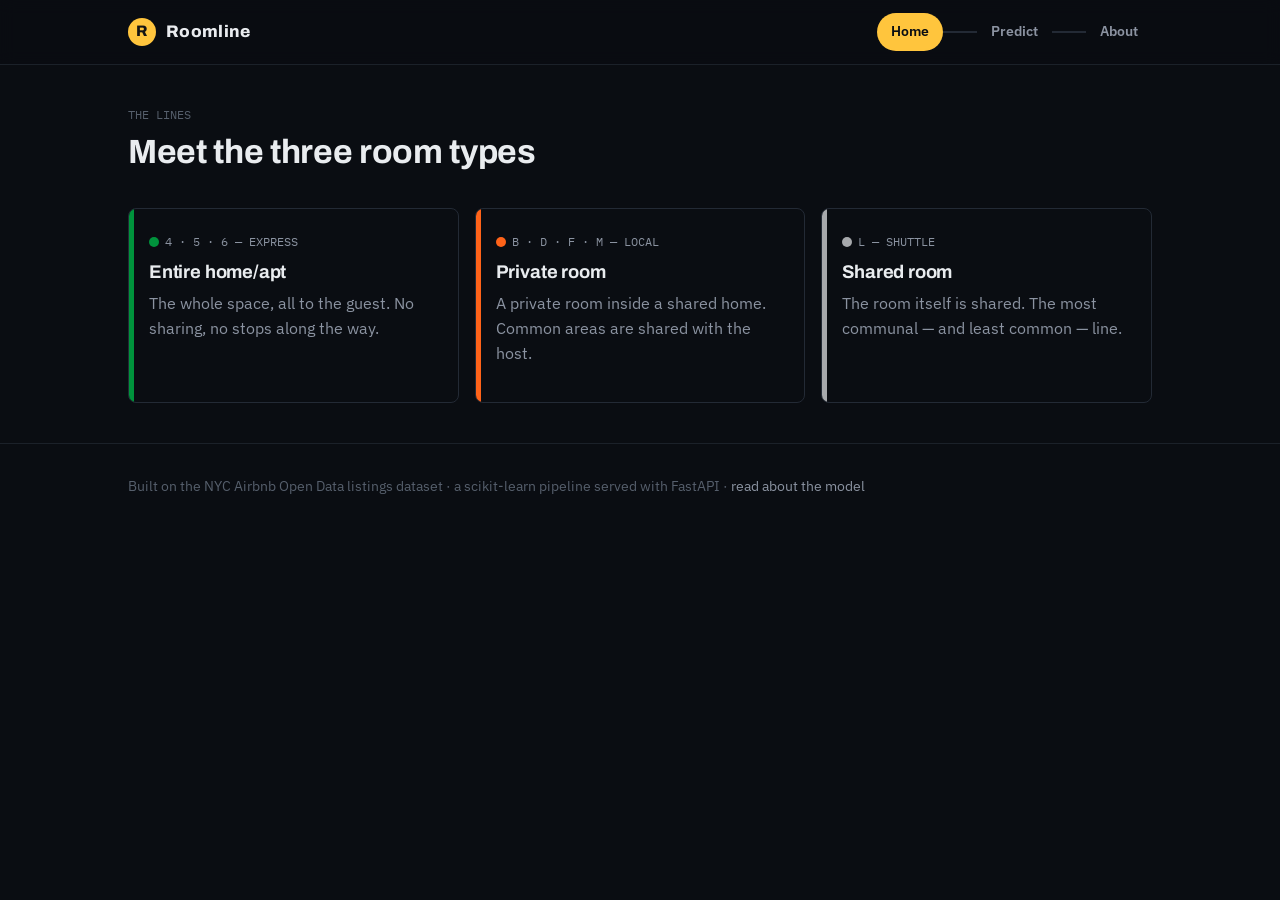
<file: index.html>
<!DOCTYPE html>
<html lang="en">
<head>
<meta charset="UTF-8">
<meta name="viewport" content="width=device-width, initial-scale=1">
<title>Roomline — NYC Airbnb Room-Type Predictor</title>
<link rel="stylesheet" href="style.css">
</head>
<body>

<header class="topbar">
  <div class="wrap">
    <div class="brand"><span class="bullet">R</span> Roomline</div>
    <ul class="route">
      <li><a href="index.html" class="active">Home</a></li>
      <li><span class="seg"></span></li>
      <li><a href="predict.html">Predict</a></li>
      <li><span class="seg"></span></li>
      <li><a href="about.html">About</a></li>
    </ul>
  </div>
</header>

<section class="tight">
  <div class="wrap">
    <div class="section-head">
      <div style="font-family:var(--font-mono); font-size:.78rem; color:var(--text-faint); margin-bottom:10px;">THE LINES</div>
      <h2>Meet the three room types</h2>
    </div>
    <div class="lines">
      <div class="line-chip entire">
        <div class="tag"><span class="dot entire"></span> 4 · 5 · 6 — EXPRESS</div>
        <h3>Entire home/apt</h3>
        <p>The whole space, all to the guest. No sharing, no stops along the way.</p>
      </div>
      <div class="line-chip private">
        <div class="tag"><span class="dot private"></span> B · D · F · M — LOCAL</div>
        <h3>Private room</h3>
        <p>A private room inside a shared home. Common areas are shared with the host.</p>
      </div>
      <div class="line-chip shared">
        <div class="tag"><span class="dot shared"></span> L — SHUTTLE</div>
        <h3>Shared room</h3>
        <p>The room itself is shared. The most communal — and least common — line.</p>
      </div>
    </div>
  </div>
</section>

<footer>
  <div class="wrap">
    Built on the NYC Airbnb Open Data listings dataset · a scikit-learn pipeline served with FastAPI ·
    <a href="about.html">read about the model</a>
  </div>
</footer>

</body>
</html>
</file>
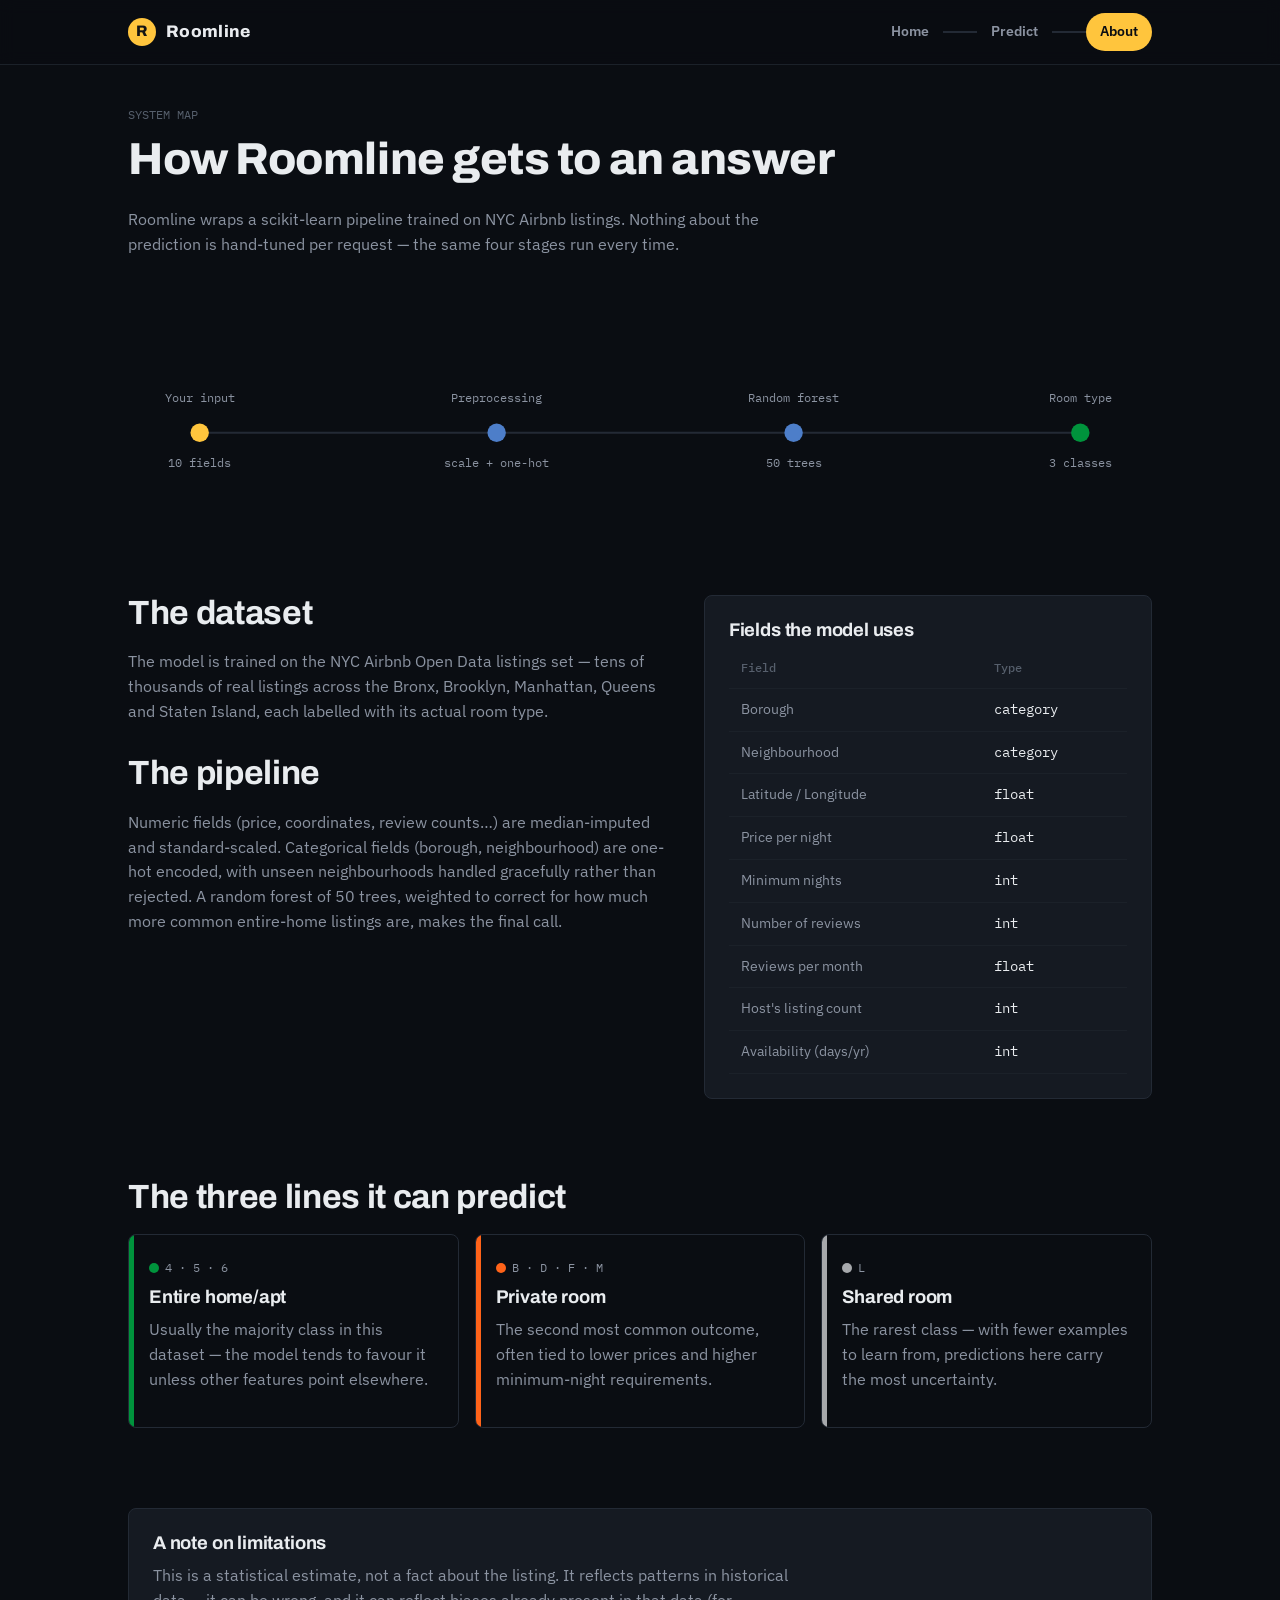
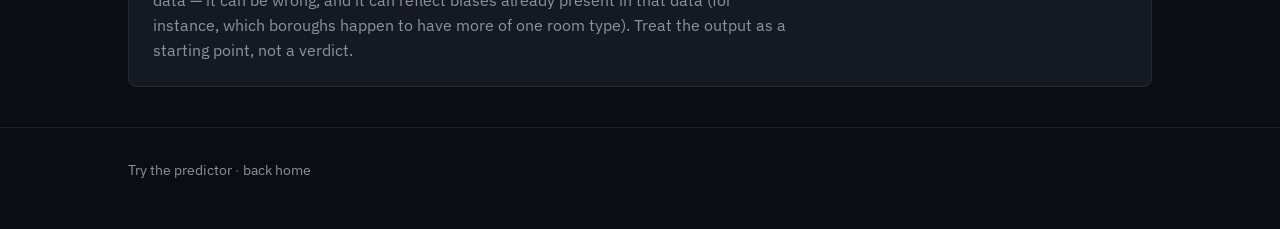
<file: about.html>
<!DOCTYPE html>
<html lang="en">
<head>
<meta charset="UTF-8">
<meta name="viewport" content="width=device-width, initial-scale=1">
<title>About — Roomline</title>
<link rel="stylesheet" href="style.css">
</head>
<body>

<header class="topbar">
  <div class="wrap">
    <div class="brand"><span class="bullet">R</span> Roomline</div>
    <ul class="route">
      <li><a href="index.html">Home</a></li>
      <li><span class="seg"></span></li>
      <li><a href="predict.html">Predict</a></li>
      <li><span class="seg"></span></li>
      <li><a href="about.html" class="active">About</a></li>
    </ul>
  </div>
</header>

<section class="tight">
  <div class="wrap">
    <div class="eyebrow" style="font-family:var(--font-mono); font-size:.78rem; color:var(--text-faint); margin-bottom:10px;">SYSTEM MAP</div>
    <h1 style="font-size:clamp(2rem,4vw,2.8rem);">How Roomline gets to an answer</h1>
    <p>Roomline wraps a scikit-learn pipeline trained on NYC Airbnb listings. Nothing about the prediction is hand-tuned per request — the same four stages run every time.</p>
  </div>
</section>

<section class="tight">
  <div class="wrap">
    <svg class="diagram" viewBox="0 0 1000 140" role="img" aria-label="Pipeline diagram: input, numeric scaling and category encoding, random forest, prediction">
      <line x1="70" y1="70" x2="930" y2="70" stroke="#232A35" stroke-width="2"/>
      <g font-family="IBM Plex Mono" font-size="12" fill="#8B93A1" text-anchor="middle">
        <circle cx="70" cy="70" r="9" fill="#FFC53D"/>
        <text x="70" y="104">10 fields</text>
        <text x="70" y="40">Your input</text>

        <circle cx="360" cy="70" r="9" fill="#4D7EC9"/>
        <text x="360" y="104">scale + one-hot</text>
        <text x="360" y="40">Preprocessing</text>

        <circle cx="650" cy="70" r="9" fill="#4D7EC9"/>
        <text x="650" y="104">50 trees</text>
        <text x="650" y="40">Random forest</text>

        <circle cx="930" cy="70" r="9" fill="#00933C"/>
        <text x="930" y="104">3 classes</text>
        <text x="930" y="40">Room type</text>
      </g>
    </svg>
  </div>
</section>

<section class="tight">
  <div class="wrap grid-2">
    <div>
      <h2>The dataset</h2>
      <p>The model is trained on the NYC Airbnb Open Data listings set — tens of thousands of real listings across the Bronx, Brooklyn, Manhattan, Queens and Staten Island, each labelled with its actual room type.</p>
      <h2 style="margin-top:32px;">The pipeline</h2>
      <p>Numeric fields (price, coordinates, review counts…) are median-imputed and standard-scaled. Categorical fields (borough, neighbourhood) are one-hot encoded, with unseen neighbourhoods handled gracefully rather than rejected. A random forest of 50 trees, weighted to correct for how much more common entire-home listings are, makes the final call.</p>
    </div>
    <div class="card">
      <h3 style="margin-top:0;">Fields the model uses</h3>
      <table>
        <thead><tr><th>Field</th><th>Type</th></tr></thead>
        <tbody>
          <tr><td>Borough</td><td class="mono">category</td></tr>
          <tr><td>Neighbourhood</td><td class="mono">category</td></tr>
          <tr><td>Latitude / Longitude</td><td class="mono">float</td></tr>
          <tr><td>Price per night</td><td class="mono">float</td></tr>
          <tr><td>Minimum nights</td><td class="mono">int</td></tr>
          <tr><td>Number of reviews</td><td class="mono">int</td></tr>
          <tr><td>Reviews per month</td><td class="mono">float</td></tr>
          <tr><td>Host's listing count</td><td class="mono">int</td></tr>
          <tr><td>Availability (days/yr)</td><td class="mono">int</td></tr>
        </tbody>
      </table>
    </div>
  </div>
</section>

<section class="tight">
  <div class="wrap">
    <h2>The three lines it can predict</h2>
    <div class="lines">
      <div class="line-chip entire">
        <div class="tag"><span class="dot entire"></span> 4 · 5 · 6</div>
        <h3>Entire home/apt</h3>
        <p>Usually the majority class in this dataset — the model tends to favour it unless other features point elsewhere.</p>
      </div>
      <div class="line-chip private">
        <div class="tag"><span class="dot private"></span> B · D · F · M</div>
        <h3>Private room</h3>
        <p>The second most common outcome, often tied to lower prices and higher minimum-night requirements.</p>
      </div>
      <div class="line-chip shared">
        <div class="tag"><span class="dot shared"></span> L</div>
        <h3>Shared room</h3>
        <p>The rarest class — with fewer examples to learn from, predictions here carry the most uncertainty.</p>
      </div>
    </div>
  </div>
</section>

<section class="tight">
  <div class="wrap">
    <div class="card">
      <h3 style="margin-top:0;">A note on limitations</h3>
      <p style="margin-bottom:0;">This is a statistical estimate, not a fact about the listing. It reflects patterns in historical data — it can be wrong, and it can reflect biases already present in that data (for instance, which boroughs happen to have more of one room type). Treat the output as a starting point, not a verdict.</p>
    </div>
  </div>
</section>

<footer>
  <div class="wrap">
    <a href="predict.html">Try the predictor</a> · <a href="index.html">back home</a>
  </div>
</footer>

</body>
</html>
</file>
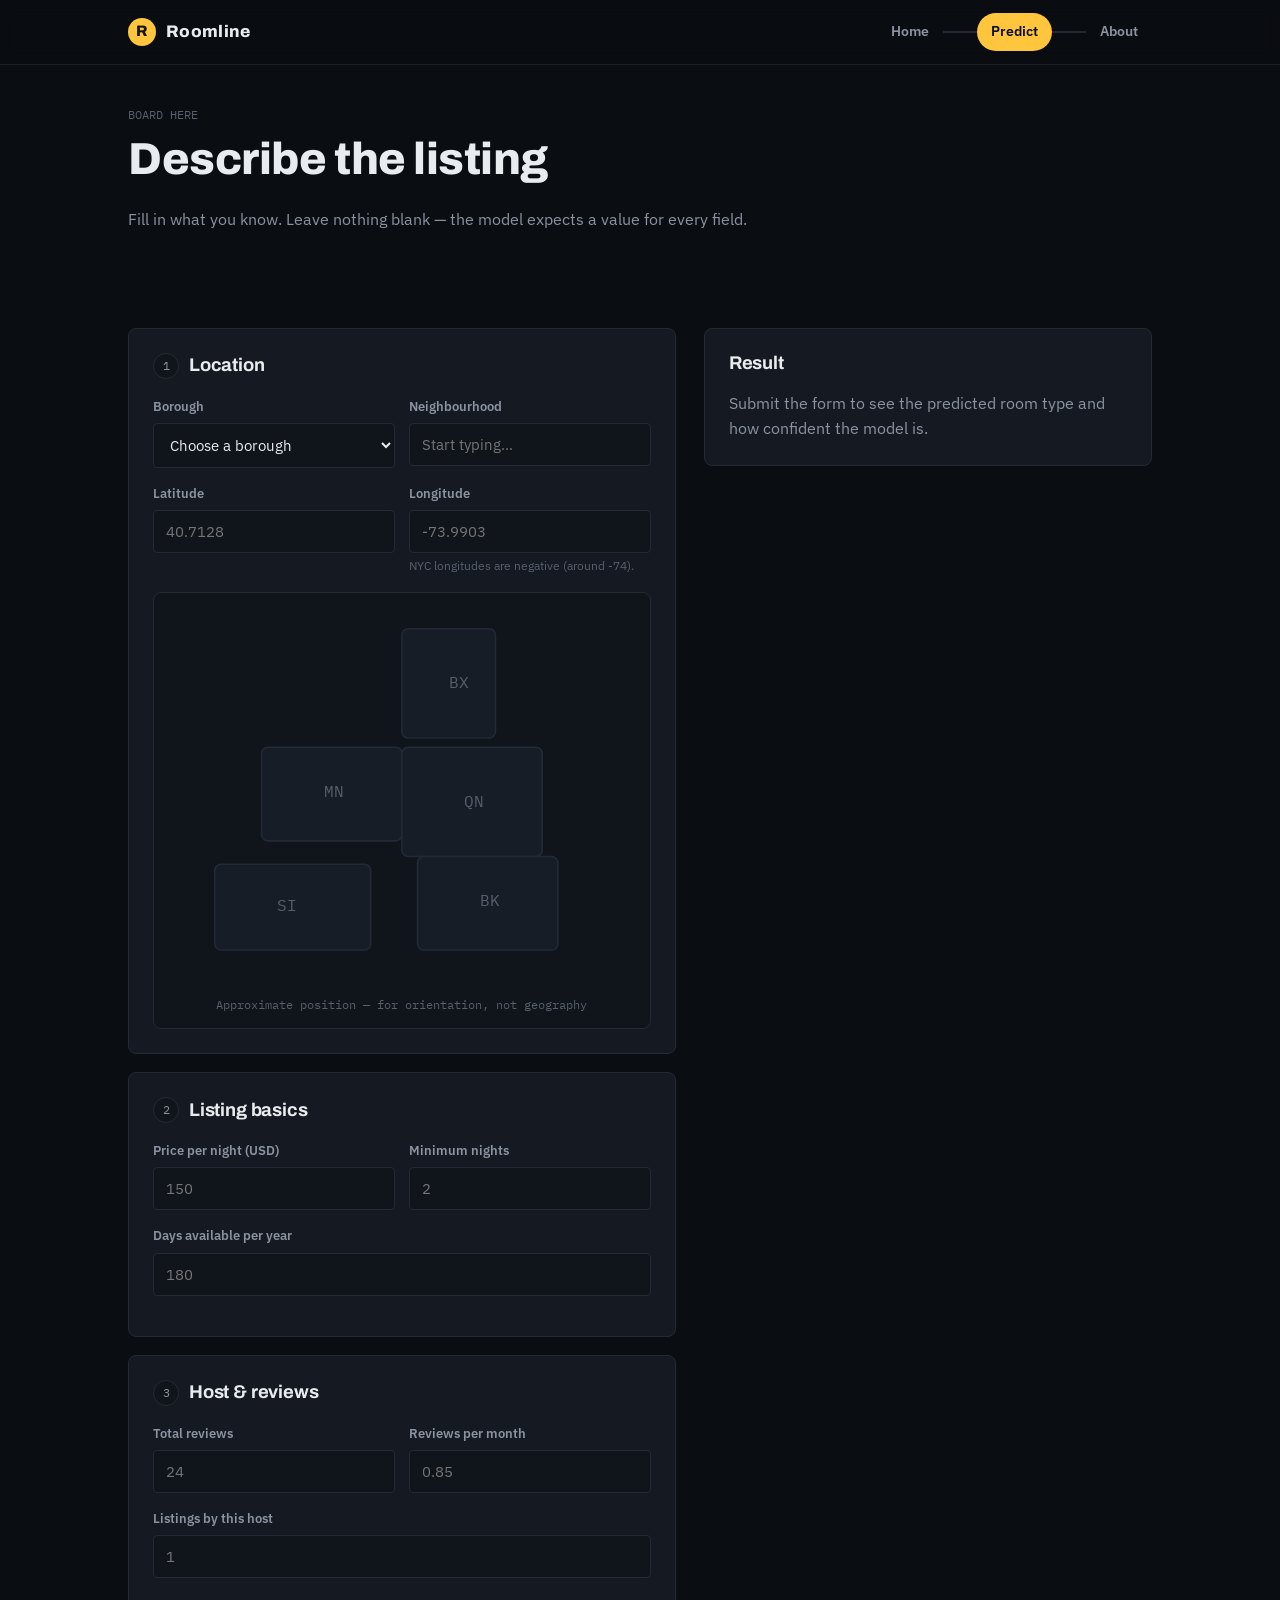
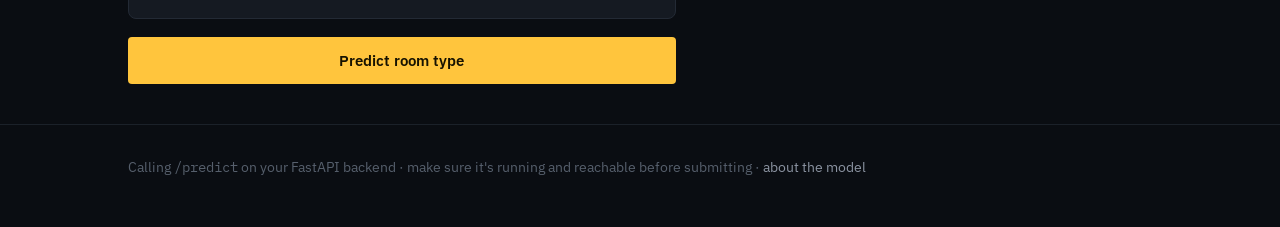
<file: predict.html>
<!DOCTYPE html>
<html lang="en">
<head>
<meta charset="UTF-8">
<meta name="viewport" content="width=device-width, initial-scale=1">
<title>Predict — Roomline</title>
<link rel="stylesheet" href="style.css">
</head>
<body>

<header class="topbar">
  <div class="wrap">
    <div class="brand"><span class="bullet">R</span> Roomline</div>
    <ul class="route">
      <li><a href="index.html">Home</a></li>
      <li><span class="seg"></span></li>
      <li><a href="predict.html" class="active">Predict</a></li>
      <li><span class="seg"></span></li>
      <li><a href="about.html">About</a></li>
    </ul>
  </div>
</header>

<section class="tight">
  <div class="wrap">
    <div class="eyebrow" style="font-family:var(--font-mono); font-size:.78rem; color:var(--text-faint); margin-bottom:10px;">BOARD HERE</div>
    <h1 style="font-size:clamp(2rem,4vw,2.8rem);">Describe the listing</h1>
    <p>Fill in what you know. Leave nothing blank — the model expects a value for every field.</p>
  </div>
</section>

<section class="tight">
  <div class="wrap grid-2">

    <form id="predict-form" novalidate>

      <div class="card" style="margin-bottom:18px;">
        <div class="card-title"><span class="num">1</span><h3 style="margin:0;">Location</h3></div>

        <div class="field-row">
          <div class="field">
            <label for="neighbourhood_group">Borough</label>
            <select id="neighbourhood_group" required>
              <option value="" disabled selected>Choose a borough</option>
            </select>
          </div>
          <div class="field">
            <label for="neighbourhood">Neighbourhood</label>
            <input list="neighbourhood-list" id="neighbourhood" placeholder="Start typing…" required autocomplete="off">
            <datalist id="neighbourhood-list"></datalist>
          </div>
        </div>

        <div class="field-row">
          <div class="field">
            <label for="latitude">Latitude</label>
            <input type="number" id="latitude" step="0.000001" placeholder="40.7128" min="-90" max="90" required>
          </div>
          <div class="field">
            <label for="longitude">Longitude</label>
            <input type="number" id="longitude" step="0.000001" placeholder="-73.9903" min="-180" max="180" required>
            <div class="hint">NYC longitudes are negative (around -74).</div>
          </div>
        </div>

        <div class="locator">
          <svg viewBox="0 0 300 240" role="img" aria-label="Approximate position within the five boroughs">
            <!-- stylised, non-geographic borough blocks -->
            <rect x="150" y="14" width="60" height="70"  rx="4" fill="#171D27" stroke="#232A35"/>
            <rect x="60"  y="90" width="90" height="60"  rx="4" fill="#171D27" stroke="#232A35"/>
            <rect x="150" y="90" width="90" height="70"  rx="4" fill="#171D27" stroke="#232A35"/>
            <rect x="160" y="160" width="90" height="60" rx="4" fill="#171D27" stroke="#232A35"/>
            <rect x="30"  y="165" width="100" height="55" rx="4" fill="#171D27" stroke="#232A35"/>
            <text x="180" y="52"  fill="#565F6C" font-size="10" font-family="IBM Plex Mono">BX</text>
            <text x="100" y="122" fill="#565F6C" font-size="10" font-family="IBM Plex Mono">MN</text>
            <text x="190" y="128" fill="#565F6C" font-size="10" font-family="IBM Plex Mono">QN</text>
            <text x="200" y="192" fill="#565F6C" font-size="10" font-family="IBM Plex Mono">BK</text>
            <text x="70"  y="195" fill="#565F6C" font-size="10" font-family="IBM Plex Mono">SI</text>
            <circle id="locator-dot" cx="20" cy="16" r="6" fill="#FFC53D" style="opacity:0; transition:cx .25s ease, cy .25s ease;"/>
          </svg>
          <div class="caption">Approximate position — for orientation, not geography</div>
        </div>
      </div>

      <div class="card" style="margin-bottom:18px;">
        <div class="card-title"><span class="num">2</span><h3 style="margin:0;">Listing basics</h3></div>
        <div class="field-row">
          <div class="field">
            <label for="price">Price per night (USD)</label>
            <input type="number" id="price" step="1" min="1" placeholder="150" required>
          </div>
          <div class="field">
            <label for="minimum_nights">Minimum nights</label>
            <input type="number" id="minimum_nights" step="1" min="1" max="365" placeholder="2" required>
          </div>
        </div>
        <div class="field">
          <label for="availability_365">Days available per year</label>
          <input type="number" id="availability_365" step="1" min="0" max="365" placeholder="180" required>
        </div>
      </div>

      <div class="card" style="margin-bottom:18px;">
        <div class="card-title"><span class="num">3</span><h3 style="margin:0;">Host &amp; reviews</h3></div>
        <div class="field-row">
          <div class="field">
            <label for="number_of_reviews">Total reviews</label>
            <input type="number" id="number_of_reviews" step="1" min="0" placeholder="24" required>
          </div>
          <div class="field">
            <label for="reviews_per_month">Reviews per month</label>
            <input type="number" id="reviews_per_month" step="0.01" min="0" placeholder="0.85" required>
          </div>
        </div>
        <div class="field">
          <label for="calculated_host_listings_count">Listings by this host</label>
          <input type="number" id="calculated_host_listings_count" step="1" min="0" placeholder="1" required>
        </div>
      </div>

      <button type="submit" class="btn btn-primary" id="submit-btn" style="width:100%; justify-content:center;">Predict room type</button>

      <div class="loader" id="loader">
        <div class="dots"><span></span></div>
        <div class="msg">running the random forest…</div>
      </div>

      <div class="error-box" id="error-box"></div>
    </form>

    <div>
      <div class="card" style="position:sticky; top:88px;">
        <div class="card-title"><h3 style="margin:0;">Result</h3></div>
        <p style="margin-bottom:0;">Submit the form to see the predicted room type and how confident the model is.</p>

        <div id="result">
          <div class="result-head">
            <span class="label" id="result-label">—</span>
            <span class="conf" id="result-conf"></span>
          </div>

          <div class="bar-row">
            <div class="bar-label"><span>Entire home/apt</span><span id="pct-entire">0%</span></div>
            <div class="bar-track"><div class="bar-fill entire" id="bar-entire"></div></div>
          </div>
          <div class="bar-row">
            <div class="bar-label"><span>Private room</span><span id="pct-private">0%</span></div>
            <div class="bar-track"><div class="bar-fill private" id="bar-private"></div></div>
          </div>
          <div class="bar-row">
            <div class="bar-label"><span>Shared room</span><span id="pct-shared">0%</span></div>
            <div class="bar-track"><div class="bar-fill shared" id="bar-shared"></div></div>
          </div>
        </div>
      </div>
    </div>

  </div>
</section>

<footer>
  <div class="wrap">
    Calling <span style="font-family:var(--font-mono);">/predict</span> on your FastAPI backend ·
    make sure it's running and reachable before submitting · <a href="about.html">about the model</a>
  </div>
</footer>

<script src="script.js"></script>
</body>
</html>
</file>
<file: style.css>
/* ============================================================
   ROOMLINE — NYC Airbnb Room-Type Predictor
   Design language: the NYC subway map. Routes = room types.
   Stations = steps. Bullets = status markers.
   ============================================================ */

@import url('https://fonts.googleapis.com/css2?family=Archivo:wght@500;600;700;800&family=IBM+Plex+Sans:wght@400;500;600&family=IBM+Plex+Mono:wght@500&display=swap');

:root{
  --bg:            #0A0D12;
  --bg-elevated:   #10141B;
  --bg-card:       #151A22;
  --border:        #232A35;
  --border-soft:   #1B2129;

  --text:          #E9ECEF;
  --text-muted:    #8B93A1;
  --text-faint:    #565F6C;

  --yellow:        #FFC53D;   /* taxi yellow — interactive accent   */
  --green:         #00933C;   /* 4·5·6  — Entire home/apt           */
  --orange:        #FF6319;   /* B·D·F·M — Private room             */
  --grey-line:     #A7A9AC;   /* L      — Shared room                */
  --blue:          #4D7EC9;   /* informational accent                */
  --red:           #E0483E;   /* errors                              */

  --radius-sm: 4px;
  --radius-md: 8px;
  --maxw: 1080px;

  --font-display: 'Archivo', 'Arial Narrow', sans-serif;
  --font-body: 'IBM Plex Sans', 'Helvetica Neue', Arial, sans-serif;
  --font-mono: 'IBM Plex Mono', 'Courier New', monospace;
}

*{ box-sizing:border-box; }
html{ scroll-behavior:smooth; }

body{
  margin:0;
  background:var(--bg);
  color:var(--text);
  font-family:var(--font-body);
  line-height:1.55;
  -webkit-font-smoothing:antialiased;
}

img{ max-width:100%; display:block; }

h1,h2,h3{
  font-family:var(--font-display);
  font-weight:700;
  letter-spacing:-0.01em;
  margin:0 0 .5em;
  line-height:1.12;
}
h1{ font-size:clamp(2.4rem, 5vw, 4rem); font-weight:800; }
h2{ font-size:clamp(1.5rem, 3vw, 2.1rem); }
h3{ font-size:1.15rem; }

p{ margin:0 0 1em; color:var(--text-muted); max-width:64ch; }
a{ color:var(--yellow); text-decoration:none; }

.wrap{
  max-width:var(--maxw);
  margin:0 auto;
  padding:0 28px;
}

/* ---------- top bar: the route line ---------- */
.topbar{
  position:sticky; top:0; z-index:50;
  background:rgba(10,13,18,0.92);
  backdrop-filter:blur(8px);
  border-bottom:1px solid var(--border-soft);
}
.topbar .wrap{
  display:flex; align-items:center; justify-content:space-between;
  height:64px;
}
.brand{
  display:flex; align-items:center; gap:10px;
  font-family:var(--font-display); font-weight:800; font-size:1.05rem;
  color:var(--text); letter-spacing:.02em;
}
.brand .bullet{
  width:28px; height:28px; border-radius:50%;
  background:var(--yellow); color:#141414;
  display:flex; align-items:center; justify-content:center;
  font-weight:800; font-size:.95rem;
}
.route{
  display:flex; align-items:center; gap:0;
  list-style:none; margin:0; padding:0;
}
.route li{ display:flex; align-items:center; }
.route .seg{ width:34px; height:2px; background:var(--border); }
.route a{
  position:relative; color:var(--text-muted); font-size:.86rem;
  font-weight:600; padding:8px 14px; border-radius:20px;
  transition:color .18s ease, background .18s ease;
}
.route a:hover{ color:var(--text); background:var(--bg-card); }
.route a.active{ color:var(--bg); background:var(--yellow); }
.route .stop{
  width:8px; height:8px; border-radius:50%;
  background:var(--border); flex:none;
}
.route a.active + .stop, .stop.active{ background:var(--yellow); }

@media (max-width:640px){
  .route .seg{ width:14px; }
  .route a{ padding:8px 8px; font-size:.78rem; }
}

/* ---------- hero ---------- */
.hero{
  position:relative;
  padding:88px 0 64px;
  overflow:hidden;
  border-bottom:1px solid var(--border-soft);
}
.hero .eyebrow{
  font-family:var(--font-mono);
  font-size:.78rem; color:var(--text-faint);
  margin-bottom:14px;
}
.hero .lede{ font-size:1.15rem; max-width:46ch; }
.skyline{
  position:absolute; left:0; right:0; bottom:0;
  height:180px; z-index:0; opacity:.55;
  pointer-events:none;
}
.skyline rect{
  transform-origin:bottom;
  animation:rise .9s cubic-bezier(.2,.8,.2,1) both;
}
@keyframes rise{ from{ transform:scaleY(0); } to{ transform:scaleY(1); } }
.hero .content{ position:relative; z-index:1; }

.track{
  position:relative; height:2px; background:var(--border);
  margin:40px 0 8px; max-width:520px;
}
.track .train{
  position:absolute; top:-7px; left:0;
  width:16px; height:16px; border-radius:50%;
  background:var(--yellow);
  animation:depart 3.4s cubic-bezier(.4,0,.2,1) infinite;
}
@keyframes depart{
  0%{ left:0; opacity:0; }
  8%{ opacity:1; }
  92%{ opacity:1; }
  100%{ left:100%; opacity:0; }
}
@media (prefers-reduced-motion:reduce){
  .skyline rect{ animation:none; }
  .track .train{ animation:none; left:0; opacity:1; }
}

/* ---------- buttons ---------- */
.btn{
  display:inline-flex; align-items:center; gap:8px;
  font-family:var(--font-body); font-weight:600; font-size:.94rem;
  padding:13px 22px; border-radius:var(--radius-sm);
  border:1px solid transparent; cursor:pointer;
  transition:transform .15s ease, background .15s ease, border-color .15s ease;
}
.btn:active{ transform:translateY(1px); }
.btn-primary{ background:var(--yellow); color:#161200; }
.btn-primary:hover{ background:#ffd35f; }
.btn-ghost{ background:transparent; border-color:var(--border); color:var(--text); }
.btn-ghost:hover{ border-color:var(--text-muted); }
.btn:disabled{ opacity:.5; cursor:not-allowed; }

/* ---------- sections / cards ---------- */
section{ padding:64px 0; }
section.tight{ padding:40px 0; }
.section-head{ margin-bottom:36px; max-width:60ch; }

.card{
  background:var(--bg-card);
  border:1px solid var(--border);
  border-radius:var(--radius-md);
  padding:24px;
}

.grid-3{ display:grid; grid-template-columns:repeat(3,1fr); gap:20px; }
.grid-2{ display:grid; grid-template-columns:1.1fr .9fr; gap:28px; }
@media (max-width:800px){
  .grid-3{ grid-template-columns:1fr; }
  .grid-2{ grid-template-columns:1fr; }
}

/* numbered stations (legitimate sequence) */
.stations{ list-style:none; margin:0; padding:0; counter-reset:stop; }
.stations li{
  counter-increment:stop;
  display:flex; gap:16px; padding:18px 0;
  border-top:1px solid var(--border-soft);
}
.stations li:first-child{ border-top:none; }
.stations .num{
  flex:none; width:34px; height:34px; border-radius:50%;
  border:2px solid var(--border); color:var(--text-muted);
  display:flex; align-items:center; justify-content:center;
  font-family:var(--font-mono); font-size:.85rem;
}
.stations .num::before{ content: counter(stop); }

/* line legend chips — the three room-type "routes" */
.lines{ display:grid; grid-template-columns:repeat(3,1fr); gap:16px; }
.line-chip{
  border:1px solid var(--border); border-radius:var(--radius-md);
  padding:20px; position:relative; overflow:hidden;
}
.line-chip::before{
  content:''; position:absolute; left:0; top:0; bottom:0; width:5px;
}
.line-chip.entire::before{ background:var(--green); }
.line-chip.private::before{ background:var(--orange); }
.line-chip.shared::before{ background:var(--grey-line); }
.line-chip .tag{
  display:inline-flex; align-items:center; gap:6px;
  font-family:var(--font-mono); font-size:.78rem; color:var(--text-muted);
  margin-bottom:10px;
}
.dot{ width:10px; height:10px; border-radius:50%; flex:none; }
.dot.entire{ background:var(--green); }
.dot.private{ background:var(--orange); }
.dot.shared{ background:var(--grey-line); }
@media (max-width:800px){ .lines{ grid-template-columns:1fr; } }

footer{
  border-top:1px solid var(--border-soft);
  padding:32px 0 48px;
  color:var(--text-faint); font-size:.85rem;
}
footer a{ color:var(--text-muted); }

/* ---------- forms (predict page) ---------- */
.field{ margin-bottom:16px; }
.field label{
  display:block; font-size:.82rem; font-weight:600;
  color:var(--text-muted); margin-bottom:6px;
}
.field .hint{ font-size:.76rem; color:var(--text-faint); margin-top:4px; }
.field input, .field select{
  width:100%; background:var(--bg-elevated); color:var(--text);
  border:1px solid var(--border); border-radius:var(--radius-sm);
  padding:11px 12px; font-family:var(--font-body); font-size:.92rem;
  transition:border-color .15s ease;
}
.field input:focus, .field select:focus{
  outline:none; border-color:var(--yellow);
}
.field input:invalid:not(:placeholder-shown){ border-color:var(--red); }
.field-row{ display:grid; grid-template-columns:1fr 1fr; gap:14px; }
@media (max-width:640px){ .field-row{ grid-template-columns:1fr; } }

.card-title{
  display:flex; align-items:center; gap:10px;
  margin-bottom:18px;
}
.card-title .num{
  width:26px; height:26px; border-radius:50%; flex:none;
  background:var(--bg-elevated); border:1px solid var(--border);
  display:flex; align-items:center; justify-content:center;
  font-family:var(--font-mono); font-size:.78rem; color:var(--text-muted);
}

/* mini locator map */
.locator{
  background:var(--bg-elevated); border:1px solid var(--border);
  border-radius:var(--radius-md); padding:14px;
}
.locator svg{ width:100%; height:auto; }
.locator .caption{
  font-family:var(--font-mono); font-size:.72rem; color:var(--text-faint);
  margin-top:8px; text-align:center;
}

/* result panel */
#result{
  margin-top:28px; display:none;
}
#result.show{ display:block; animation:fadein .35s ease both; }
@keyframes fadein{ from{ opacity:0; transform:translateY(6px); } to{ opacity:1; transform:none; } }

.result-head{ display:flex; align-items:baseline; gap:14px; margin-bottom:20px; flex-wrap:wrap; }
.result-head .label{
  font-family:var(--font-display); font-weight:800; font-size:1.6rem;
}
.result-head .conf{ font-family:var(--font-mono); color:var(--text-muted); font-size:.9rem; }

.bar-row{ margin-bottom:14px; }
.bar-row .bar-label{
  display:flex; justify-content:space-between;
  font-size:.82rem; color:var(--text-muted); margin-bottom:6px;
}
.bar-track{
  height:14px; background:var(--bg-elevated); border-radius:7px;
  overflow:hidden; border:1px solid var(--border);
}
.bar-fill{
  height:100%; width:0%; border-radius:7px;
  transition:width .7s cubic-bezier(.2,.8,.2,1);
}
.bar-fill.entire{ background:var(--green); }
.bar-fill.private{ background:var(--orange); }
.bar-fill.shared{ background:var(--grey-line); }

/* loader — a train departing */
.loader{ display:none; align-items:center; gap:12px; margin-top:18px; }
.loader.show{ display:flex; }
.loader .dots{ position:relative; width:120px; height:2px; background:var(--border); }
.loader .dots span{
  position:absolute; top:-6px; width:14px; height:14px; border-radius:50%;
  background:var(--yellow); animation:depart 1.1s linear infinite;
}
.loader .msg{ font-family:var(--font-mono); font-size:.8rem; color:var(--text-faint); }

.error-box{
  border:1px solid var(--red); background:rgba(224,72,62,0.08);
  color:#f2a39e; border-radius:var(--radius-sm); padding:12px 14px;
  font-size:.86rem; margin-top:16px; display:none;
}
.error-box.show{ display:block; }

/* table (about page) */
table{ width:100%; border-collapse:collapse; font-size:.88rem; }
th,td{ text-align:left; padding:10px 12px; border-bottom:1px solid var(--border-soft); }
th{ color:var(--text-faint); font-family:var(--font-mono); font-size:.74rem; font-weight:500; }
td{ color:var(--text-muted); }
td.mono{ font-family:var(--font-mono); color:var(--text); }

.diagram{ width:100%; height:auto; margin:8px 0 4px; }
</file>
